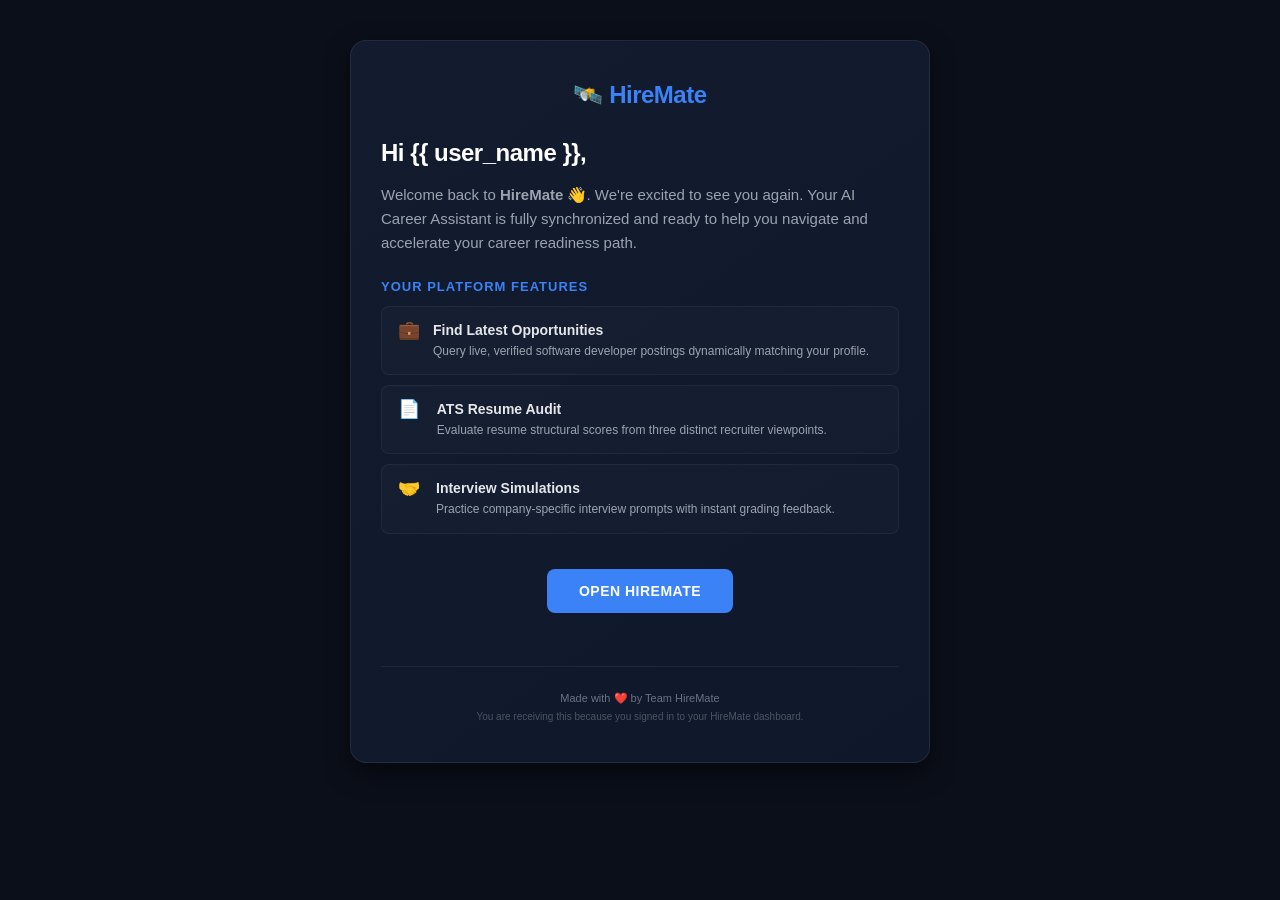
<file: templates/emails/login_greeting.html>
<!DOCTYPE html>
<html>
<head>
    <meta charset="utf-8">
    <meta name="viewport" content="width=device-width, initial-scale=1.0">
    <title>Welcome Back to HireMate</title>
</head>
<body style="margin: 0; padding: 0; background-color: #0b0f19; font-family: -apple-system, BlinkMacSystemFont, 'Segoe UI', Roboto, Helvetica, Arial, sans-serif; -webkit-font-smoothing: antialiased; -moz-osx-font-smoothing: grayscale; color: #f3f4f6;">
    <table border="0" cellpadding="0" cellspacing="0" width="100%" style="background-color: #0b0f19; min-height: 100vh; padding: 40px 20px;">
        <tr>
            <td align="center" valign="top">
                <!-- Inner Card Container -->
                <table border="0" cellpadding="0" cellspacing="0" width="100%" style="max-width: 580px; background: linear-gradient(145deg, #131b2e, #0f172a); border: 1px solid rgba(255, 255, 255, 0.08); border-radius: 16px; padding: 40px 30px; box-shadow: 0 10px 25px rgba(0, 0, 0, 0.5);">
                    
                    <!-- Header Logo -->
                    <tr>
                        <td align="center" style="padding-bottom: 30px;">
                            <table border="0" cellpadding="0" cellspacing="0">
                                <tr>
                                    <td style="font-size: 24px; font-weight: 800; letter-spacing: -0.5px; color: #3b82f6; font-family: -apple-system, BlinkMacSystemFont, sans-serif;">
                                        🛰️ <span style="color: #3b82f6;">HireMate</span>
                                    </td>
                                </tr>
                            </table>
                        </td>
                    </tr>
                    
                    <!-- Greeting Paragraph -->
                    <tr>
                        <td align="left">
                            <h1 style="font-size: 24px; font-weight: 700; color: #ffffff; margin: 0 0 16px; letter-spacing: -0.5px;">Hi {{ user_name }},</h1>
                            <p style="font-size: 15px; line-height: 1.6; color: #9ca3af; margin: 0 0 24px;">
                                Welcome back to <strong>HireMate</strong> 👋. We're excited to see you again. Your AI Career Assistant is fully synchronized and ready to help you navigate and accelerate your career readiness path.
                            </p>
                        </td>
                    </tr>
                    
                    <!-- Feature Section Header -->
                    <tr>
                        <td align="left" style="padding-bottom: 12px;">
                            <h3 style="font-size: 13px; font-weight: 700; color: #3b82f6; text-transform: uppercase; letter-spacing: 1px; margin: 0;">Your platform features</h3>
                        </td>
                    </tr>
                    
                    <!-- Feature List -->
                    <tr>
                        <td>
                            <table border="0" cellpadding="0" cellspacing="0" width="100%">
                                <!-- Feature 1: Jobs -->
                                <tr>
                                    <td style="padding: 14px 16px; background-color: rgba(255, 255, 255, 0.02); border: 1px solid rgba(255, 255, 255, 0.05); border-radius: 8px; display: block;">
                                        <table border="0" cellpadding="0" cellspacing="0" width="100%">
                                            <tr>
                                                <td valign="top" style="font-size: 18px; padding-right: 12px; line-height: 1;">💼</td>
                                                <td align="left" style="font-size: 14px; color: #e5e7eb; line-height: 1.4;">
                                                    <strong>Find Latest Opportunities</strong><br>
                                                    <span style="font-size: 12px; color: #9ca3af;">Query live, verified software developer postings dynamically matching your profile.</span>
                                                </td>
                                            </tr>
                                        </table>
                                    </td>
                                </tr>
                                
                                <!-- Spacer -->
                                <tr><td style="height: 10px; font-size: 1px; line-height: 1;">&nbsp;</td></tr>
                                
                                <!-- Feature 2: Resume -->
                                <tr>
                                    <td style="padding: 14px 16px; background-color: rgba(255, 255, 255, 0.02); border: 1px solid rgba(255, 255, 255, 0.05); border-radius: 8px; display: block;">
                                        <table border="0" cellpadding="0" cellspacing="0" width="100%">
                                            <tr>
                                                <td valign="top" style="font-size: 18px; padding-right: 12px; line-height: 1;">📄</td>
                                                <td align="left" style="font-size: 14px; color: #e5e7eb; line-height: 1.4;">
                                                    <strong>ATS Resume Audit</strong><br>
                                                    <span style="font-size: 12px; color: #9ca3af;">Evaluate resume structural scores from three distinct recruiter viewpoints.</span>
                                                </td>
                                            </tr>
                                        </table>
                                    </td>
                                </tr>
                                
                                <!-- Spacer -->
                                <tr><td style="height: 10px; font-size: 1px; line-height: 1;">&nbsp;</td></tr>
                                
                                <!-- Feature 3: Mock Interview -->
                                <tr>
                                    <td style="padding: 14px 16px; background-color: rgba(255, 255, 255, 0.02); border: 1px solid rgba(255, 255, 255, 0.05); border-radius: 8px; display: block;">
                                        <table border="0" cellpadding="0" cellspacing="0" width="100%">
                                            <tr>
                                                <td valign="top" style="font-size: 18px; padding-right: 12px; line-height: 1;">🤝</td>
                                                <td align="left" style="font-size: 14px; color: #e5e7eb; line-height: 1.4;">
                                                    <strong>Interview Simulations</strong><br>
                                                    <span style="font-size: 12px; color: #9ca3af;">Practice company-specific interview prompts with instant grading feedback.</span>
                                                </td>
                                            </tr>
                                        </table>
                                    </td>
                                </tr>
                            </table>
                        </td>
                    </tr>
                    
                    <!-- Call To Action -->
                    <tr>
                        <td align="center" style="padding: 35px 0 20px;">
                            <table border="0" cellpadding="0" cellspacing="0" style="margin: 0 auto;">
                                <tr>
                                    <td align="center" style="background-color: #3b82f6; border-radius: 8px;">
                                        <a href="https://hiremate-rho.vercel.app" target="_blank" style="display: inline-block; padding: 14px 32px; font-size: 14px; font-weight: 700; color: #ffffff; text-decoration: none; text-transform: uppercase; letter-spacing: 0.5px; border-radius: 8px;">
                                            Open HireMate
                                        </a>
                                    </td>
                                </tr>
                            </table>
                        </td>
                    </tr>
                    
                    <!-- Divider -->
                    <tr>
                        <td style="padding-top: 15px; border-bottom: 1px solid rgba(255, 255, 255, 0.06);">&nbsp;</td>
                    </tr>
                    
                    <!-- Footer -->
                    <tr>
                        <td align="center" style="padding-top: 25px;">
                            <p style="font-size: 11px; color: #6b7280; margin: 0 0 6px;">
                                Made with ❤️ by Team HireMate
                            </p>
                            <p style="font-size: 10px; color: #4b5563; margin: 0;">
                                You are receiving this because you signed in to your HireMate dashboard.
                            </p>
                        </td>
                    </tr>
                    
                </table>
            </td>
        </tr>
    </table>
</body>
</html>
</file>
